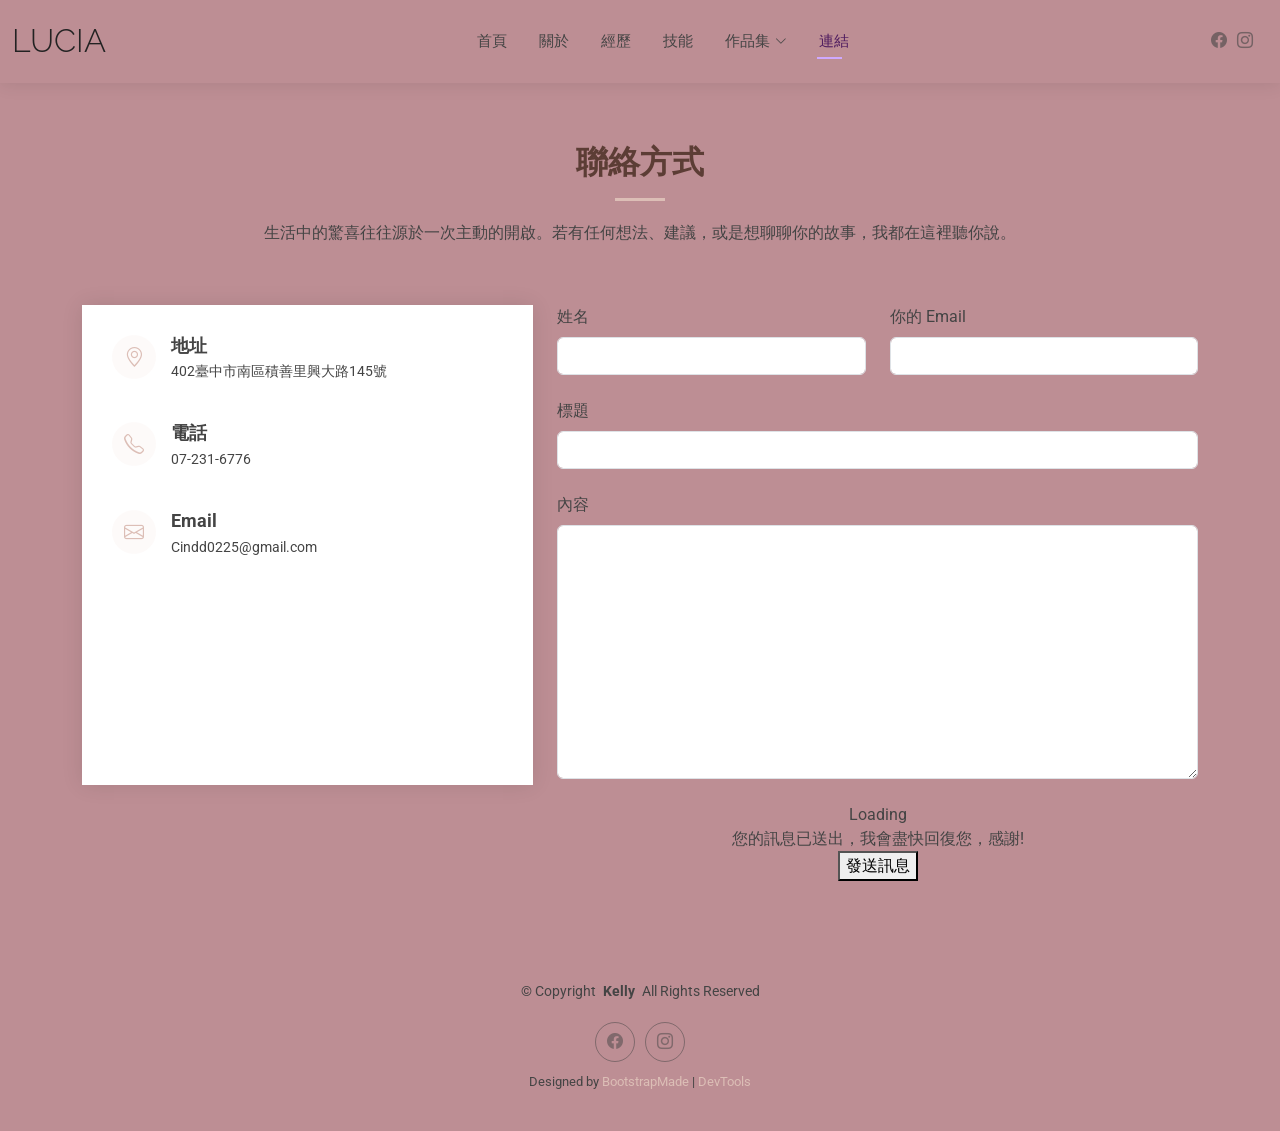
<file: contact.html>
<!DOCTYPE html>
<html lang="zh-Hant">

<head>
  <meta charset="utf-8">
  <meta content="width=device-width, initial-scale=1.0" name="viewport">
  <title>Lucia的網頁</title>
  <meta name="description" content="">
  <meta name="keywords" content="">

  <!-- Favicons -->
  <link href="assets/img/favicon.png" rel="icon">
  <link href="assets/img/apple-touch-icon.png" rel="apple-touch-icon">

  <!-- Fonts -->
  <link href="https://fonts.googleapis.com" rel="preconnect">
  <link href="https://fonts.gstatic.com" rel="preconnect" crossorigin>
  <link href="https://fonts.googleapis.com/css2?family=Roboto:ital,wght@0,100;0,300;0,400;0,500;0,700;0,900;1,100;1,300;1,400;1,500;1,700;1,900&family=Poppins:ital,wght@0,100;0,200;0,300;0,400;0,500;0,600;0,700;0,800;0,900;1,100;1,200;1,300;1,400;1,500;1,600;1,700;1,800;1,900&family=Raleway:ital,wght@0,100;0,200;0,300;0,400;0,500;0,600;0,700;0,800;0,900;1,100;1,200;1,300;1,400;1,500;1,600;1,700;1,800;1,900&display=swap" rel="stylesheet">

  <!-- Vendor CSS Files -->
  <link href="assets/vendor/bootstrap/css/bootstrap.min.css" rel="stylesheet">
  <link href="assets/vendor/bootstrap-icons/bootstrap-icons.css" rel="stylesheet">
  <link href="assets/vendor/aos/aos.css" rel="stylesheet">
  <link href="assets/vendor/swiper/swiper-bundle.min.css" rel="stylesheet">
  <link href="assets/vendor/glightbox/css/glightbox.min.css" rel="stylesheet">

  <!-- Main CSS File -->
  <link href="assets/css/main.css" rel="stylesheet">

  <!-- =======================================================
  * Template Name: Kelly
  * Template URL: https://bootstrapmade.com/kelly-free-bootstrap-cv-resume-html-template/
  * Updated: Aug 07 2024 with Bootstrap v5.3.3
  * Author: BootstrapMade.com
  * License: https://bootstrapmade.com/license/
  ======================================================== -->
</head>

<body class="index-page">

  <header id="header" class="header d-flex align-items-center light-background sticky-top">
    <div class="container-fluid position-relative d-flex align-items-center justify-content-between">

      <a href="index.html" class="logo d-flex align-items-center me-auto me-xl-0">
        <!-- Uncomment the line below if you also wish to use an image logo -->
        <!-- <img src="assets/img/logo.png" alt=""> -->
        <h1 class="sitename">Lucia</h1>
      </a>

      <nav id="navmenu" class="navmenu">
  <ul>
          <li><a href="index.html">首頁</a></li>
          <li><a href="about.html">關於</a></li>
          <li><a href="resume.html">經歷</a></li>
          <li><a href="services.html">技能</a></li>
    
          
          <li class="dropdown"><a href="portfolio.html"><span>作品集</span> <i class="bi bi-chevron-down toggle-dropdown"></i></a>
            <ul>
              <li><a href="#">Dropdown 1</a></li>
              <li class="dropdown"><a href="#"><span>Deep Dropdown</span> <i class="bi bi-chevron-down toggle-dropdown"></i></a>
                <ul>
                  <li><a href="#">Deep Dropdown 1</a></li>
                  <li><a href="#">Deep Dropdown 2</a></li>
               
                </ul>
              </li>
              <li><a href="#">Dropdown 2</a></li>
              <li><a href="#">Dropdown 3</a></li>
              <li><a href="#">Dropdown 4</a></li>
            </ul>
          </li>
          <li><a href="contact.html"class="active">連結</a></li>
        </ul>
        <i class="mobile-nav-toggle d-xl-none bi bi-list"></i>
      </nav>

      <div class="header-social-links">
        
       <a href="https://www.facebook.com/?locale=zh_TW" class="facebook-link" target="_blank"><i class="bi bi-facebook"></i></a>

        <a href="#" class="instagram"><i class="bi bi-instagram"></i></a>
        
      </div>

    </div>
  </header>


  <main class="main">

    <!-- Contact Section -->
    <section id="contact" class="contact section">

      <!-- Section Title -->
      <div class="container section-title" data-aos="fade-up">
        <h2>聯絡方式</h2>
        <p>生活中的驚喜往往源於一次主動的開啟。若有任何想法、建議，或是想聊聊你的故事，我都在這裡聽你說。</p>
      </div><!-- End Section Title -->

      <div class="container" data-aos="fade-up" data-aos-delay="100">

        <div class="row gy-4">

          <div class="col-lg-5">

            <div class="info-wrap">
              <div class="info-item d-flex" data-aos="fade-up" data-aos-delay="200">
                <i class="bi bi-geo-alt flex-shrink-0"></i>
                <div>
                  <h3>地址</h3>
                  <p>402臺中市南區積善里興大路145號</p>
                </div>
              </div><!-- End Info Item -->

              <div class="info-item d-flex" data-aos="fade-up" data-aos-delay="300">
                <i class="bi bi-telephone flex-shrink-0"></i>
                <div>
                  <h3>電話</h3>
                  <p>07-231-6776</p>
                </div>
              </div><!-- End Info Item -->

              <div class="info-item d-flex" data-aos="fade-up" data-aos-delay="400">
                <i class="bi bi-envelope flex-shrink-0"></i>
                <div>
                  <h3>Email </h3>
                  <p>Cindd0225@gmail.com</p>
                </div>
              </div><!-- End Info Item -->

              <iframe src="https://www.google.com/maps/embed?pb=!1m18!1m12!1m3!1d3641.426615219962!2d120.67251167534744!3d24.121651628418856!2m3!1f0!2f0!3f0!3m2!1i1024!2i768!4f13.1!3m3!1m2!1s0x34693cfcecffe9d9%3A0xe28afadc0dad203a!2z5ZyL56uL5Lit6IiI5aSn5a24!5e0!3m2!1szh-TW!2stw!4v1779871640276!5m2!1szh-TW!2stw"  allowfullscreen="" loading="lazy" referrerpolicy="no-referrer-when-downgrade"></iframe>
            <!--<iframe src="https://www.google.com/maps/embed?pb=!1m18!1m12!1m3!1d3641.426615219962!2d120.67251167534744!3d24.121651628418856!2m3!1f0!2f0!3f0!3m2!1i1024!2i768!4f13.1!3m3!1m2!1s0x34693cfcecffe9d9%3A0xe28afadc0dad203a!2z5ZyL56uL5Lit6IiI5aSn5a24!5e0!3m2!1szh-TW!2stw!4v1779871640276!5m2!1szh-TW!2stw" width="600" height="450" style="border:0;" allowfullscreen="" loading="lazy" referrerpolicy="no-referrer-when-downgrade"></iframe>-->
            </div>
          </div>

          <div class="col-lg-7">
           <form id="google-contact-form" action="https://script.google.com/macros/s/AKfycbw6xofxeyTBzT3eV5oO9iXOYAY5QGKupwQs3ql1pi06WUFriUkhitXwBTnf26FklOEN/exec" method="post" data-aos="fade-up" data-aos-delay="200">
              <div class="row gy-4">

                <div class="col-md-6">
                  <label for="name-field" class="pb-2">姓名</label>
                  <input type="text" name="name" id="name-field" class="form-control" required="">
                </div>

                <div class="col-md-6">
                  <label for="email-field" class="pb-2">你的 Email</label>
                  <input type="email" class="form-control" name="email" id="email-field" required="">
                </div>

                <div class="col-md-12">
                  <label for="subject-field" class="pb-2">標題</label>
                  <input type="text" class="form-control" name="subject" id="subject-field" required="">
                </div>

                <div class="col-md-12">
                  <label for="message-field" class="pb-2">內容</label>
                  <textarea class="form-control" name="message" rows="10" id="message-field" required=""></textarea>
                </div>

                <div class="col-md-12 text-center">
                  <div class="loading">Loading</div>
                  <div class="error-message" style="display:none !important;"></div>
                  <div class="sent-message">您的訊息已送出，我會盡快回復您，感謝!</div>

                  <button type="submit">發送訊息</button>
                </div>

              </div>
            </form>
          </div><!-- End Contact Form -->

        </div>

      </div>

    </section><!-- /Contact Section -->

  </main>

  <footer id="footer" class="footer light-background">

    <div class="container">
      <div class="copyright text-center ">
        <p>© <span>Copyright</span> <strong class="px-1 sitename">Kelly</strong> <span>All Rights Reserved<br></span></p>
      </div>
      <div class="social-links d-flex justify-content-center">
        <a href="https://www.facebook.com" target="_blank"><i class="bi bi-facebook"></i></a>
        <a href="https://www.instagram.com" target="_blank"><i class="bi bi-instagram"></i></a>
      
      </div>
      <div class="credits">
        <!-- All the links in the footer should remain intact. -->
        <!-- You can delete the links only if you've purchased the pro version. -->
        <!-- Licensing information: https://bootstrapmade.com/license/ -->
        <!-- Purchase the pro version with working PHP/AJAX contact form: [buy-url] -->
        Designed by <a href="https://bootstrapmade.com/">BootstrapMade</a> | <a href="https://bootstrapmade.com/tools/">DevTools</a>
      </div>
    </div>

  </footer>

  <!-- Scroll Top -->
  <a href="#" id="scroll-top" class="scroll-top d-flex align-items-center justify-content-center"><i class="bi bi-arrow-up-short"></i></a>

  <!-- Preloader -->
  <div id="preloader"></div>

  <!-- Vendor JS Files -->
  <script src="assets/vendor/bootstrap/js/bootstrap.bundle.min.js"></script>
  <script src="assets/vendor/php-email-form/validate.js"></script>
  <script src="assets/vendor/aos/aos.js"></script>
  <script src="assets/vendor/waypoints/noframework.waypoints.js"></script>
  <script src="assets/vendor/purecounter/purecounter_vanilla.js"></script>
  <script src="assets/vendor/swiper/swiper-bundle.min.js"></script>
  <script src="assets/vendor/glightbox/js/glightbox.min.js"></script>
  <script src="assets/vendor/imagesloaded/imagesloaded.pkgd.min.js"></script>
  <script src="assets/vendor/isotope-layout/isotope.pkgd.min.js"></script>

  <!-- Main JS File -->
  <script src="assets/js/main.js"></script>
<script>
  document.getElementById('google-contact-form').addEventListener('submit', function(e) {
    e.preventDefault(); // 阻止網頁跳轉
    
    var form = this;
    var loading = form.querySelector('.loading');
    var errorMessage = form.querySelector('.error-message');
    var sentMessage = form.querySelector('.sent-message');
    
    // 顯示 Loading，隱藏其他提示
    loading.style.display = 'block';
    errorMessage.style.display = 'none';
    sentMessage.style.display = 'none';
    
    // 封裝表單資料
    var formData = new FormData(form);
    var searchParams = new URLSearchParams();
    for (var pair of formData) {
        searchParams.append(pair[0], pair[1]);
    }
    
    // 用 fetch 發送 POST 請求到 Google GAS
    fetch(form.action, {
        method: 'POST',
        body: searchParams,
        headers: {
            'Content-Type': 'application/x-www-form-urlencoded'
        }
    })
    .then(response => response.text())
    .then(data => {
        loading.style.display = 'none';
        if (data === 'success') {
            sentMessage.style.display = 'block'; // 顯示成功畫面
            form.reset(); // 清空表單
        } else {
            errorMessage.textContent = '傳送失敗，請稍後再試。錯誤原因：' + data;
            errorMessage.style.display = 'block';
        }
    })
    .catch(error => {
        loading.style.display = 'none';
        errorMessage.textContent = '連線錯誤：' + error;
        errorMessage.style.display = 'block';
    });
  });
</script>
</body>

</html>
</file>
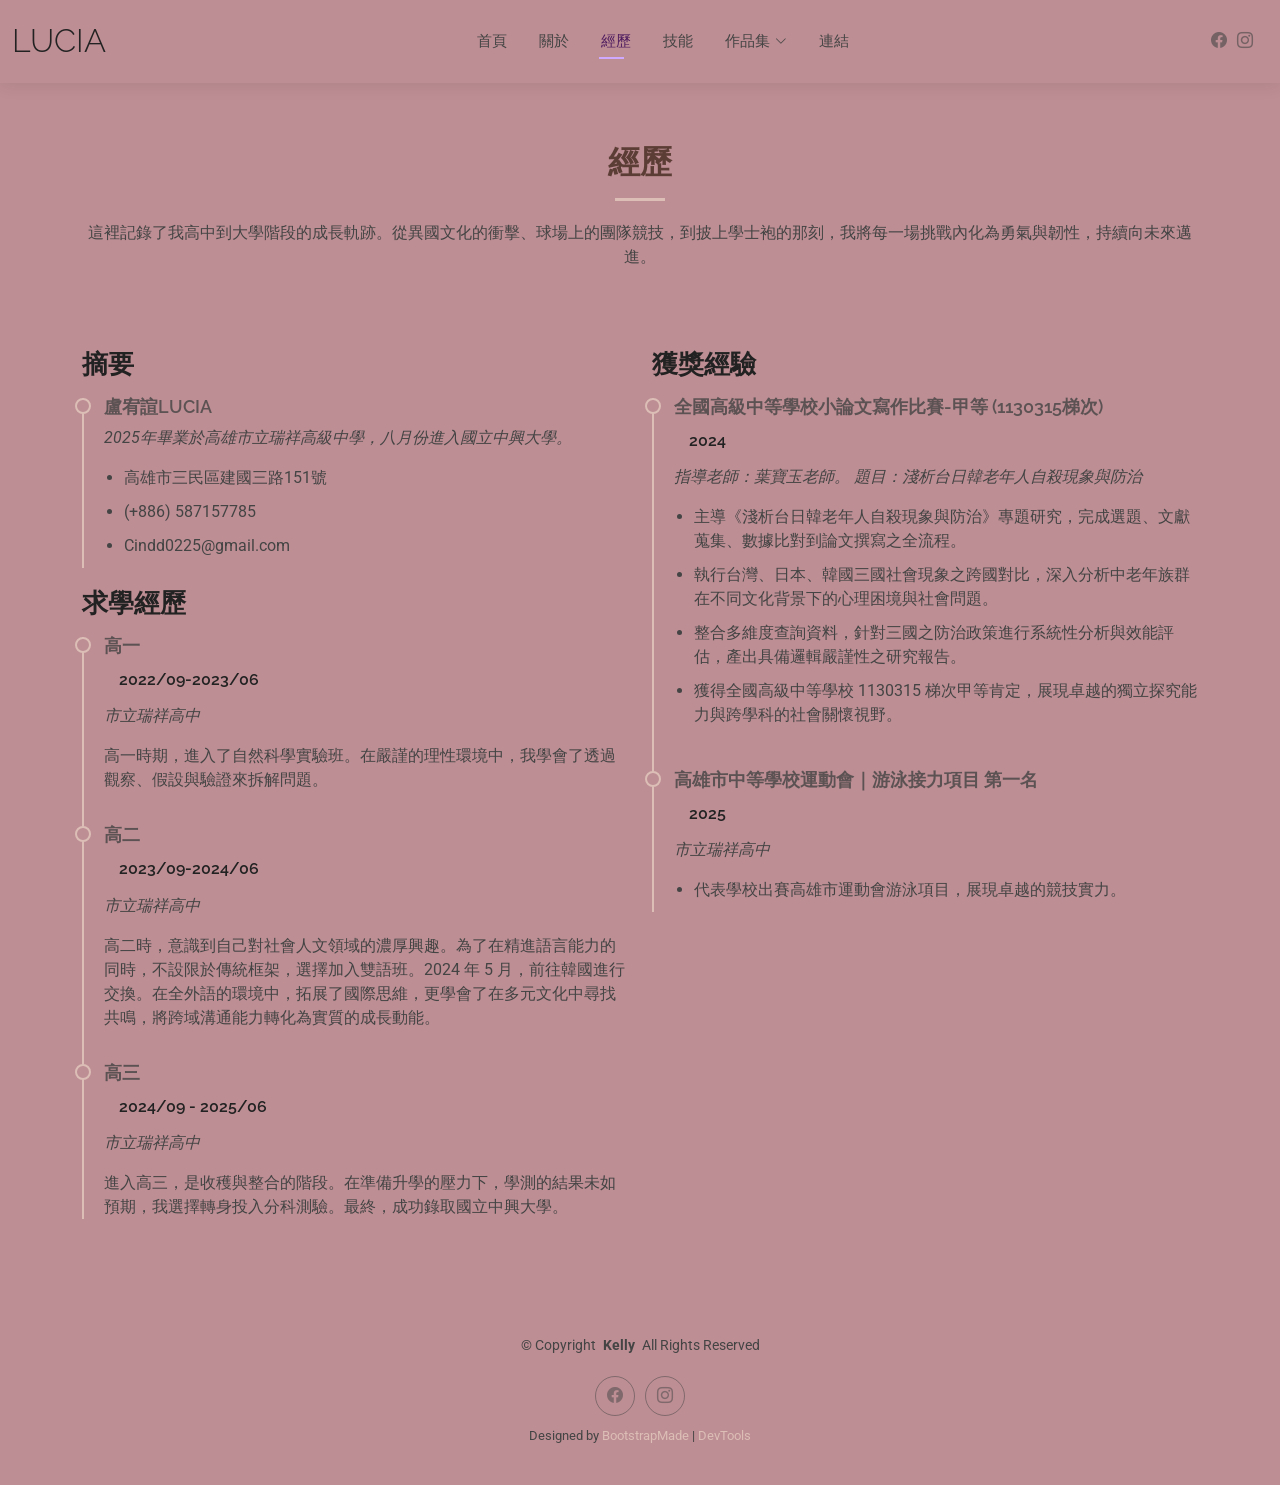
<file: resume.html>
<!DOCTYPE html>
<html lang="en">

<head>
  <meta charset="utf-8">
  <meta content="width=device-width, initial-scale=1.0" name="viewport">
  <title>Lucia的網頁</title>
  <meta name="description" content="">
  <meta name="keywords" content="">

  <!-- Favicons -->
  <link href="assets/img/favicon.png" rel="icon">
  <link href="assets/img/apple-touch-icon.png" rel="apple-touch-icon">

  <!-- Fonts -->
  <link href="https://fonts.googleapis.com" rel="preconnect">
  <link href="https://fonts.gstatic.com" rel="preconnect" crossorigin>
  <link href="https://fonts.googleapis.com/css2?family=Roboto:ital,wght@0,100;0,300;0,400;0,500;0,700;0,900;1,100;1,300;1,400;1,500;1,700;1,900&family=Poppins:ital,wght@0,100;0,200;0,300;0,400;0,500;0,600;0,700;0,800;0,900;1,100;1,200;1,300;1,400;1,500;1,600;1,700;1,800;1,900&family=Raleway:ital,wght@0,100;0,200;0,300;0,400;0,500;0,600;0,700;0,800;0,900;1,100;1,200;1,300;1,400;1,500;1,600;1,700;1,800;1,900&display=swap" rel="stylesheet">

  <!-- Vendor CSS Files -->
  <link href="assets/vendor/bootstrap/css/bootstrap.min.css" rel="stylesheet">
  <link href="assets/vendor/bootstrap-icons/bootstrap-icons.css" rel="stylesheet">
  <link href="assets/vendor/aos/aos.css" rel="stylesheet">
  <link href="assets/vendor/swiper/swiper-bundle.min.css" rel="stylesheet">
  <link href="assets/vendor/glightbox/css/glightbox.min.css" rel="stylesheet">

  <!-- Main CSS File -->
  <link href="assets/css/main.css" rel="stylesheet">

  <!-- =======================================================
  * Template Name: Kelly
  * Template URL: https://bootstrapmade.com/kelly-free-bootstrap-cv-resume-html-template/
  * Updated: Aug 07 2024 with Bootstrap v5.3.3
  * Author: BootstrapMade.com
  * License: https://bootstrapmade.com/license/
  ======================================================== -->
</head>

<body class="index-page">

  <header id="header" class="header d-flex align-items-center light-background sticky-top">
    <div class="container-fluid position-relative d-flex align-items-center justify-content-between">

      <a href="index.html" class="logo d-flex align-items-center me-auto me-xl-0">
        <!-- Uncomment the line below if you also wish to use an image logo -->
        <!-- <img src="assets/img/logo.png" alt=""> -->
        <h1 class="sitename">Lucia</h1>
      </a>

      <nav id="navmenu" class="navmenu">
        <ul>
          <li><a href="index.html" >首頁</a></li>
          <li><a href="about.html">關於</a></li>
          <li><a href="resume.html"class="active">經歷</a></li>
          <li><a href="services.html">技能</a></li>
          <li class="dropdown"><a href="portfolio.html"><span>作品集</span> <i class="bi bi-chevron-down toggle-dropdown"></i></a>
            <ul>
              <li><a href="#">Dropdown 1</a></li>
              <li class="dropdown"><a href="#"><span>Deep Dropdown</span> <i class="bi bi-chevron-down toggle-dropdown"></i></a>
                <ul>
                  <li><a href="#">Deep Dropdown 1</a></li>
                  <li><a href="#">Deep Dropdown 2</a></li>
               
                </ul>
              </li>
              <li><a href="#">Dropdown 2</a></li>
              <li><a href="#">Dropdown 3</a></li>
              <li><a href="#">Dropdown 4</a></li>
            </ul>
          </li>
          <li><a href="contact.html">連結</a></li>
        </ul>
        <i class="mobile-nav-toggle d-xl-none bi bi-list"></i>
      </nav>

      <div class="header-social-links">
        
       <a href="https://www.facebook.com/?locale=zh_TW" class="facebook-link" target="_blank"><i class="bi bi-facebook"></i></a>

        <a href="#" class="instagram"><i class="bi bi-instagram"></i></a>
        
      </div>

    </div>
  </header>


  <main class="main">

    <!-- Resume Section -->
    <section id="resume" class="resume section">

      <!-- Section Title -->
      <div class="container section-title" data-aos="fade-up">
        <h2>經歷</h2>
        <p>這裡記錄了我高中到大學階段的成長軌跡。從異國文化的衝擊、球場上的團隊競技，到披上學士袍的那刻，我將每一場挑戰內化為勇氣與韌性，持續向未來邁進。</p>
      </div><!-- End Section Title -->

      <div class="container">

        <div class="row">

          <div class="col-lg-6" data-aos="fade-up" data-aos-delay="100">
            <h3 class="resume-title">摘要</h3>

            <div class="resume-item pb-0">
              <h4>盧宥諠Lucia</h4>
              <p><em>2025年畢業於高雄市立瑞祥高級中學，八月份進入國立中興大學。</em></p>
              <ul>
                <li>高雄市三民區建國三路151號</li>
                <li>(+886) 587157785</li>
                <li>Cindd0225@gmail.com</li>
              </ul>
            </div><!-- Edn Resume Item -->

            <h3 class="resume-title">求學經歷</h3>
            <div class="resume-item">
              <h4>高一</h4>
              <h5>2022/09-2023/06</h5>
              <p><em>市立瑞祥高中</em></p>
              <p>高一時期，進入了自然科學實驗班。在嚴謹的理性環境中，我學會了透過觀察、假設與驗證來拆解問題。</p>
            </div><!-- Edn Resume Item -->

            <div class="resume-item">
              <h4>高二</h4>
              <h5>2023/09-2024/06</h5>
              <p><em>市立瑞祥高中</em></p>
              <p>高二時，意識到自己對社會人文領域的濃厚興趣。為了在精進語言能力的同時，不設限於傳統框架，選擇加入雙語班。2024 年 5 月，前往韓國進行交換。在全外語的環境中，拓展了國際思維，更學會了在多元文化中尋找共鳴，將跨域溝通能力轉化為實質的成長動能。</p>
            </div><!-- Edn Resume Item -->
            
            <div class="resume-item">
              <h4>高三</h4>
              <h5>2024/09 - 2025/06</h5>
              <p><em>市立瑞祥高中</em></p>
              <p>進入高三，是收穫與整合的階段。在準備升學的壓力下，學測的結果未如預期，我選擇轉身投入分科測驗。最終，成功錄取國立中興大學。</p>
            </div><!-- End Resume Item -->

          </div>

          <div class="col-lg-6" data-aos="fade-up" data-aos-delay="200">
            <h3 class="resume-title">獲獎經驗</h3>
            <div class="resume-item">
              <h4>全國高級中等學校小論文寫作比賽-甲等 (1130315梯次)</h4>
              <h5>2024</h5>
              <p><em>指導老師：葉寶玉老師。
                題目：淺析台日韓老年人自殺現象與防治</em></p>
              <ul>
                <li>主導《淺析台日韓老年人自殺現象與防治》專題研究，完成選題、文獻蒐集、數據比對到論文撰寫之全流程。</li>
                <li>執行台灣、日本、韓國三國社會現象之跨國對比，深入分析中老年族群在不同文化背景下的心理困境與社會問題。 </li>
                <li>整合多維度查詢資料，針對三國之防治政策進行系統性分析與效能評估，產出具備邏輯嚴謹性之研究報告。</li>
                <li>獲得全國高級中等學校 1130315 梯次甲等肯定，展現卓越的獨立探究能力與跨學科的社會關懷視野。</li>
              </ul>
            </div><!-- Edn Resume Item -->

            <div class="resume-item">
              <h4>高雄市中等學校運動會｜游泳接力項目 第一名</h4>
              <h5>2025</h5>
              <p><em>市立瑞祥高中</em></p>
              <ul>
                <li>代表學校出賽高雄市運動會游泳項目，展現卓越的競技實力。</li>
             </ul>
            </div><!-- Edn Resume Item -->

          </div>

        </div>

      </div>

    </section><!-- /Resume Section -->

  </main>

  <footer id="footer" class="footer light-background">

    <div class="container">
      <div class="copyright text-center ">
        <p>© <span>Copyright</span> <strong class="px-1 sitename">Kelly</strong> <span>All Rights Reserved<br></span></p>
      </div>
      <div class="social-links d-flex justify-content-center">
        <a href="https://www.facebook.com" target="_blank"><i class="bi bi-facebook"></i></a>
        <a href="https://www.instagram.com" target="_blank"><i class="bi bi-instagram"></i></a>
      
      </div>
      <div class="credits">
        <!-- All the links in the footer should remain intact. -->
        <!-- You can delete the links only if you've purchased the pro version. -->
        <!-- Licensing information: https://bootstrapmade.com/license/ -->
        <!-- Purchase the pro version with working PHP/AJAX contact form: [buy-url] -->
        Designed by <a href="https://bootstrapmade.com/">BootstrapMade</a> | <a href="https://bootstrapmade.com/tools/">DevTools</a>
      </div>
    </div>

  </footer>

  <!-- Scroll Top -->
  <a href="#" id="scroll-top" class="scroll-top d-flex align-items-center justify-content-center"><i class="bi bi-arrow-up-short"></i></a>

  <!-- Preloader -->
  <div id="preloader"></div>

  <!-- Vendor JS Files -->
  <script src="assets/vendor/bootstrap/js/bootstrap.bundle.min.js"></script>
  <script src="assets/vendor/php-email-form/validate.js"></script>
  <script src="assets/vendor/aos/aos.js"></script>
  <script src="assets/vendor/waypoints/noframework.waypoints.js"></script>
  <script src="assets/vendor/purecounter/purecounter_vanilla.js"></script>
  <script src="assets/vendor/swiper/swiper-bundle.min.js"></script>
  <script src="assets/vendor/glightbox/js/glightbox.min.js"></script>
  <script src="assets/vendor/imagesloaded/imagesloaded.pkgd.min.js"></script>
  <script src="assets/vendor/isotope-layout/isotope.pkgd.min.js"></script>

  <!-- Main JS File -->
  <script src="assets/js/main.js"></script>

</body>

</html>
</file>
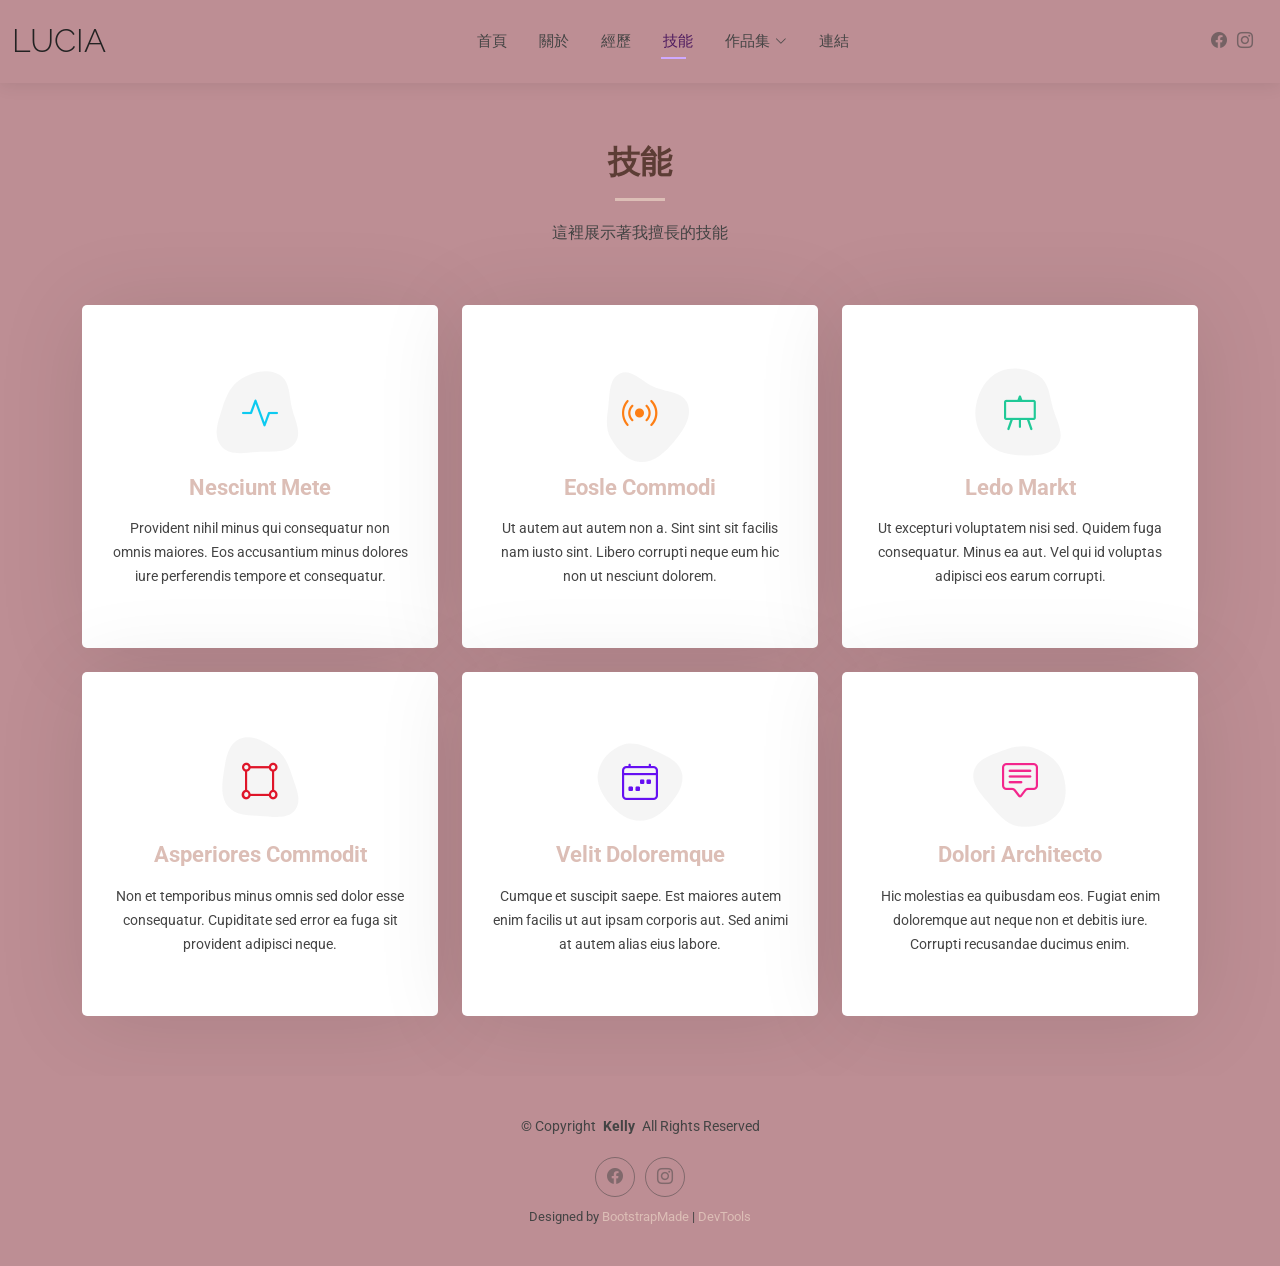
<file: services.html>
<!DOCTYPE html>
<html lang="en">

<head>
  <meta charset="utf-8">
  <meta content="width=device-width, initial-scale=1.0" name="viewport">
  <title>Lucia的網頁</title>
  <meta name="description" content="">
  <meta name="keywords" content="">

  <!-- Favicons -->
  <link href="assets/img/favicon.png" rel="icon">
  <link href="assets/img/apple-touch-icon.png" rel="apple-touch-icon">

  <!-- Fonts -->
  <link href="https://fonts.googleapis.com" rel="preconnect">
  <link href="https://fonts.gstatic.com" rel="preconnect" crossorigin>
  <link href="https://fonts.googleapis.com/css2?family=Roboto:ital,wght@0,100;0,300;0,400;0,500;0,700;0,900;1,100;1,300;1,400;1,500;1,700;1,900&family=Poppins:ital,wght@0,100;0,200;0,300;0,400;0,500;0,600;0,700;0,800;0,900;1,100;1,200;1,300;1,400;1,500;1,600;1,700;1,800;1,900&family=Raleway:ital,wght@0,100;0,200;0,300;0,400;0,500;0,600;0,700;0,800;0,900;1,100;1,200;1,300;1,400;1,500;1,600;1,700;1,800;1,900&display=swap" rel="stylesheet">

  <!-- Vendor CSS Files -->
  <link href="assets/vendor/bootstrap/css/bootstrap.min.css" rel="stylesheet">
  <link href="assets/vendor/bootstrap-icons/bootstrap-icons.css" rel="stylesheet">
  <link href="assets/vendor/aos/aos.css" rel="stylesheet">
  <link href="assets/vendor/swiper/swiper-bundle.min.css" rel="stylesheet">
  <link href="assets/vendor/glightbox/css/glightbox.min.css" rel="stylesheet">

  <!-- Main CSS File -->
  <link href="assets/css/main.css" rel="stylesheet">

  <!-- =======================================================
  * Template Name: Kelly
  * Template URL: https://bootstrapmade.com/kelly-free-bootstrap-cv-resume-html-template/
  * Updated: Aug 07 2024 with Bootstrap v5.3.3
  * Author: BootstrapMade.com
  * License: https://bootstrapmade.com/license/
  ======================================================== -->
</head>

<body class="index-page">

  <header id="header" class="header d-flex align-items-center light-background sticky-top">
    <div class="container-fluid position-relative d-flex align-items-center justify-content-between">

      <a href="index.html" class="logo d-flex align-items-center me-auto me-xl-0">
        <!-- Uncomment the line below if you also wish to use an image logo -->
        <!-- <img src="assets/img/logo.png" alt=""> -->
        <h1 class="sitename">Lucia</h1>
      </a>

      <nav id="navmenu" class="navmenu">
         <ul>
          <li><a href="index.html" >首頁</a></li>
          <li><a href="about.html">關於</a></li>
          <li><a href="resume.html">經歷</a></li>
          <li><a href="services.html"class="active">技能</a></li>
          
          <li class="dropdown"><a href="portfolio.html"><span>作品集</span> <i class="bi bi-chevron-down toggle-dropdown"></i></a>
            <ul>
              <li><a href="#">Dropdown 1</a></li>
              <li class="dropdown"><a href=""><span>Deep Dropdown</span> <i class="bi bi-chevron-down toggle-dropdown"></i></a>
                <ul>
                  <li><a href="#">Deep Dropdown 1</a></li>
                  <li><a href="#">Deep Dropdown 2</a></li>
               
                </ul>
              </li>
              <li><a href="#">Dropdown 2</a></li>
              <li><a href="#">Dropdown 3</a></li>
              <li><a href="#">Dropdown 4</a></li>
            </ul>
          </li>
          <li><a href="contact.html">連結</a></li>
        </ul>
        <i class="mobile-nav-toggle d-xl-none bi bi-list"></i>
      </nav>

      <div class="header-social-links">
        
       <a href="https://www.facebook.com/?locale=zh_TW" class="facebook-link" target="_blank"><i class="bi bi-facebook"></i></a>

        <a href="#" class="instagram"><i class="bi bi-instagram"></i></a>
        
      </div>

    </div>
  </header>


  <main class="main">

    <!-- Services Section -->
    <section id="services" class="services section">

      <!-- Section Title -->
      <div class="container section-title" data-aos="fade-up">
        <h2>技能</h2>
        <p>這裡展示著我擅長的技能</p>
      </div><!-- End Section Title -->

      <div class="container">

        <div class="row gy-4">

          <div class="col-lg-4 col-md-6" data-aos="fade-up" data-aos-delay="100">
            <div class="service-item item-cyan position-relative">
              <div class="icon">
                <svg width="100" height="100" viewBox="0 0 600 600" xmlns="http://www.w3.org/2000/svg">
                  <path stroke="none" stroke-width="0" fill="#f5f5f5" d="M300,521.0016835830174C376.1290562159157,517.8887921683347,466.0731472004068,529.7835943286574,510.70327084640275,468.03025145048787C554.3714126377745,407.6079735673963,508.03601936045806,328.9844924480964,491.2728898941984,256.3432110539036C474.5976632858925,184.082847569629,479.9380746630129,96.60480741107993,416.23090153303,58.64404602377083C348.86323505073057,18.502131276798302,261.93793281208167,40.57373210992963,193.5410806939664,78.93577620505333C130.42746243093433,114.334589627462,98.30271207620316,179.96522072025542,76.75703585869454,249.04625023123273C51.97151888228291,328.5150500222984,13.704378332031375,421.85034740162234,66.52175969318436,486.19268352777647C119.04800174914682,550.1803526380478,217.28368757567262,524.383925680826,300,521.0016835830174"></path>
                </svg>
                <i class="bi bi-activity"></i>
              </div>
              <a href="#" class="stretched-link">
                <h3>Nesciunt Mete</h3>
              </a>
              <p>Provident nihil minus qui consequatur non omnis maiores. Eos accusantium minus dolores iure perferendis tempore et consequatur.</p>
            </div>
          </div><!-- End Service Item -->

          <div class="col-lg-4 col-md-6" data-aos="fade-up" data-aos-delay="200">
            <div class="service-item item-orange position-relative">
              <div class="icon">
                <svg width="100" height="100" viewBox="0 0 600 600" xmlns="http://www.w3.org/2000/svg">
                  <path stroke="none" stroke-width="0" fill="#f5f5f5" d="M300,582.0697525312426C382.5290701553225,586.8405444964366,449.9789794690241,525.3245884688669,502.5850820975895,461.55621195738473C556.606425686781,396.0723002908107,615.8543463187945,314.28637112970534,586.6730223649479,234.56875336149918C558.9533121215079,158.8439757836574,454.9685369536778,164.00468322053177,381.49747125262974,130.76875717737553C312.15926192815925,99.40240125094834,248.97055460311594,18.661163978235184,179.8680185752513,50.54337015887873C110.5421016452524,82.52863877960104,119.82277516462835,180.83849132639028,109.12597500060166,256.43424936330496C100.08760227029461,320.3096726198365,92.17705696193138,384.0621239912766,124.79988738764834,439.7174275375508C164.83382741302287,508.01625554203684,220.96474134820875,577.5009287672846,300,582.0697525312426"></path>
                </svg>
                <i class="bi bi-broadcast"></i>
              </div>
              <a href="#" class="stretched-link">
                <h3>Eosle Commodi</h3>
              </a>
              <p>Ut autem aut autem non a. Sint sint sit facilis nam iusto sint. Libero corrupti neque eum hic non ut nesciunt dolorem.</p>
            </div>
          </div><!-- End Service Item -->

          <div class="col-lg-4 col-md-6" data-aos="fade-up" data-aos-delay="300">
            <div class="service-item item-teal position-relative">
              <div class="icon">
                <svg width="100" height="100" viewBox="0 0 600 600" xmlns="http://www.w3.org/2000/svg">
                  <path stroke="none" stroke-width="0" fill="#f5f5f5" d="M300,541.5067337569781C382.14930387511276,545.0595476570109,479.8736841581634,548.3450877840088,526.4010558755058,480.5488172755941C571.5218469581645,414.80211281144784,517.5187510058486,332.0715597781072,496.52539010469104,255.14436215662573C477.37192572678356,184.95920475031193,473.57363656557914,105.61284051026155,413.0603344069578,65.22779650032875C343.27470386102294,18.654635553484475,251.2091493199835,5.337323636656869,175.0934190732945,40.62881213300186C97.87086631185822,76.43348514350839,51.98124368387456,156.15599469081315,36.44837278890362,239.84606092416172C21.716077023791087,319.22268207091537,43.775223500013084,401.1760424656574,96.891909868211,461.97329694683043C147.22146801428983,519.5804099606455,223.5754009179313,538.201503339737,300,541.5067337569781"></path>
                </svg>
                <i class="bi bi-easel"></i>
              </div>
              <a href="#" class="stretched-link">
                <h3>Ledo Markt</h3>
              </a>
              <p>Ut excepturi voluptatem nisi sed. Quidem fuga consequatur. Minus ea aut. Vel qui id voluptas adipisci eos earum corrupti.</p>
            </div>
          </div><!-- End Service Item -->

          <div class="col-lg-4 col-md-6" data-aos="fade-up" data-aos-delay="400">
            <div class="service-item item-red position-relative">
              <div class="icon">
                <svg width="100" height="100" viewBox="0 0 600 600" xmlns="http://www.w3.org/2000/svg">
                  <path stroke="none" stroke-width="0" fill="#f5f5f5" d="M300,503.46388370962813C374.79870501325706,506.71871716319447,464.8034551963731,527.1746412648533,510.4981551193396,467.86667711651364C555.9287308511215,408.9015244558933,512.6030010748507,327.5744911775523,490.211057578863,256.5855673507754C471.097692560561,195.9906835881958,447.69079081568157,138.11976852964426,395.19560036434837,102.3242989838813C329.3053358748298,57.3949838291264,248.02791733380457,8.279543830951368,175.87071277845988,42.242879143198664C103.41431057327972,76.34704239035025,93.79494320519305,170.9812938413882,81.28167332365135,250.07896920659033C70.17666984294237,320.27484674793965,64.84698225790005,396.69656628748305,111.28512138212992,450.4950937839243C156.20124167950087,502.5303643271138,231.32542653798444,500.4755392045468,300,503.46388370962813"></path>
                </svg>
                <i class="bi bi-bounding-box-circles"></i>
              </div>
              <a href="#" class="stretched-link">
                <h3>Asperiores Commodit</h3>
              </a>
              <p>Non et temporibus minus omnis sed dolor esse consequatur. Cupiditate sed error ea fuga sit provident adipisci neque.</p>
              <a href="#" class="stretched-link"></a>
            </div>
          </div><!-- End Service Item -->

          <div class="col-lg-4 col-md-6" data-aos="fade-up" data-aos-delay="500">
            <div class="service-item item-indigo position-relative">
              <div class="icon">
                <svg width="100" height="100" viewBox="0 0 600 600" xmlns="http://www.w3.org/2000/svg">
                  <path stroke="none" stroke-width="0" fill="#f5f5f5" d="M300,532.3542879108572C369.38199826031484,532.3153073249985,429.10787420159085,491.63046689027357,474.5244479745417,439.17860296908856C522.8885846962883,383.3225815378663,569.1668002868075,314.3205725914397,550.7432151929288,242.7694973846089C532.6665558377875,172.5657663291529,456.2379748765914,142.6223662098291,390.3689995646985,112.34683881706744C326.66090330228417,83.06452184765237,258.84405631176094,53.51806209861945,193.32584062364296,78.48882559362697C121.61183558270385,105.82097193414197,62.805066853699245,167.19869350419734,48.57481801355237,242.6138429142374C34.843463184063346,315.3850353017275,76.69343916112496,383.4422959591041,125.22947124332185,439.3748458443577C170.7312796277747,491.8107796887764,230.57421082200815,532.3932930995766,300,532.3542879108572"></path>
                </svg>
                <i class="bi bi-calendar4-week icon"></i>
              </div>
              <a href="#" class="stretched-link">
                <h3>Velit Doloremque</h3>
              </a>
              <p>Cumque et suscipit saepe. Est maiores autem enim facilis ut aut ipsam corporis aut. Sed animi at autem alias eius labore.</p>
              <a href="#" class="stretched-link"></a>
            </div>
          </div><!-- End Service Item -->

          <div class="col-lg-4 col-md-6" data-aos="fade-up" data-aos-delay="600">
            <div class="service-item item-pink position-relative">
              <div class="icon">
                <svg width="100" height="100" viewBox="0 0 600 600" xmlns="http://www.w3.org/2000/svg">
                  <path stroke="none" stroke-width="0" fill="#f5f5f5" d="M300,566.797414625762C385.7384707136149,576.1784315230908,478.7894351017131,552.8928747891023,531.9192734346935,484.94944893311C584.6109503024035,417.5663521118492,582.489472248146,322.67544863468447,553.9536738515405,242.03673114598146C529.1557734026468,171.96086150256528,465.24506316201064,127.66468636344209,395.9583748389544,100.7403814666027C334.2173773831606,76.7482773500951,269.4350130405921,84.62216499799875,207.1952322260088,107.2889140133804C132.92018162631612,134.33871894543012,41.79353780512637,160.00259165414826,22.644507872594943,236.69541883565114C3.319112789854554,314.0945973066697,72.72355303640163,379.243833228382,124.04198916343866,440.3218312028393C172.9286146004772,498.5055451809895,224.45579914871206,558.5317968840102,300,566.797414625762"></path>
                </svg>
                <i class="bi bi-chat-square-text"></i>
              </div>
              <a href="#" class="stretched-link">
                <h3>Dolori Architecto</h3>
              </a>
              <p>Hic molestias ea quibusdam eos. Fugiat enim doloremque aut neque non et debitis iure. Corrupti recusandae ducimus enim.</p>
              <a href="#" class="stretched-link"></a>
            </div>
          </div><!-- End Service Item -->

        </div>

      </div>

    </section><!-- /Services Section -->

  </main>

  <footer id="footer" class="footer light-background">

    <div class="container">
      <div class="copyright text-center ">
        <p>© <span>Copyright</span> <strong class="px-1 sitename">Kelly</strong> <span>All Rights Reserved<br></span></p>
      </div>
      <div class="social-links d-flex justify-content-center">
        <a href="https://www.facebook.com" target="_blank"><i class="bi bi-facebook"></i></a>
        <a href="https://www.instagram.com" target="_blank"><i class="bi bi-instagram"></i></a>
      
      </div>
      <div class="credits">
        <!-- All the links in the footer should remain intact. -->
        <!-- You can delete the links only if you've purchased the pro version. -->
        <!-- Licensing information: https://bootstrapmade.com/license/ -->
        <!-- Purchase the pro version with working PHP/AJAX contact form: [buy-url] -->
        Designed by <a href="https://bootstrapmade.com/">BootstrapMade</a> | <a href="https://bootstrapmade.com/tools/">DevTools</a>
      </div>
    </div>

  </footer>

  <!-- Scroll Top -->
  <a href="#" id="scroll-top" class="scroll-top d-flex align-items-center justify-content-center"><i class="bi bi-arrow-up-short"></i></a>

  <!-- Preloader -->
  <div id="preloader"></div>

  <!-- Vendor JS Files -->
  <script src="assets/vendor/bootstrap/js/bootstrap.bundle.min.js"></script>
  <script src="assets/vendor/php-email-form/validate.js"></script>
  <script src="assets/vendor/aos/aos.js"></script>
  <script src="assets/vendor/waypoints/noframework.waypoints.js"></script>
  <script src="assets/vendor/purecounter/purecounter_vanilla.js"></script>
  <script src="assets/vendor/swiper/swiper-bundle.min.js"></script>
  <script src="assets/vendor/glightbox/js/glightbox.min.js"></script>
  <script src="assets/vendor/imagesloaded/imagesloaded.pkgd.min.js"></script>
  <script src="assets/vendor/isotope-layout/isotope.pkgd.min.js"></script>

  <!-- Main JS File -->
  <script src="assets/js/main.js"></script>

</body>

</html>
</file>
<file: assets/css/main.css>
/**
* Template Name: Kelly
* Template URL: https://bootstrapmade.com/kelly-free-bootstrap-cv-resume-html-template/
* Updated: Aug 07 2024 with Bootstrap v5.3.3
* Author: BootstrapMade.com
* License: https://bootstrapmade.com/license/
*/

/*--------------------------------------------------------------
# Font & Color Variables
# Help: https://bootstrapmade.com/color-system/
--------------------------------------------------------------*/
/* Fonts */
:root {
  --default-font: "Roboto",  system-ui, -apple-system, "Segoe UI", Roboto, "Helvetica Neue", Arial, "Noto Sans", "Liberation Sans", sans-serif, "Apple Color Emoji", "Segoe UI Emoji", "Segoe UI Symbol", "Noto Color Emoji";
  --heading-font: "Raleway",  sans-serif;
  --nav-font: "Poppins",  sans-serif;
}

/* Global Colors - The following color variables are used throughout the website. Updating them here will change the color scheme of the entire website */
:root { 
  --background-color: #bd8e94; /* Background color for the entire website, including individual sections */
  --default-color: #444444; /* Default color used for the majority of the text content across the entire website */
  --heading-color: #222222; /* Color for headings, subheadings and title throughout the website */
  --accent-color: #DCBEB6; /* Accent color that represents your brand on the website. It's used for buttons, links, and other elements that need to stand out */
  --surface-color: #ffffff; /* The surface color is used as a background of boxed elements within sections, such as cards, icon boxes, or other elements that require a visual separation from the global background. */
  --contrast-color: #ffffff; /* Contrast color for text, ensuring readability against backgrounds of accent, heading, or default colors. */
}

/* Nav Menu Colors - The following color variables are used specifically for the navigation menu. They are separate from the global colors to allow for more customization options */
:root {
  --nav-color: #444444;  /* The default color of the main navmenu links */
  --nav-hover-color: #cfa9ff; /* Applied to main navmenu links when they are hovered over or active */
  --nav-mobile-background-color: #ffffff; /* Used as the background color for mobile navigation menu */
  --nav-dropdown-background-color: #ffffff; /* Used as the background color for dropdown items that appear when hovering over primary navigation items */
  --nav-dropdown-color: #444444; /* Used for navigation links of the dropdown items in the navigation menu. */
  --nav-dropdown-hover-color: #34b7a7; /* Similar to --nav-hover-color, this color is applied to dropdown navigation links when they are hovered over. */
}

/* Color Presets - These classes override global colors when applied to any section or element, providing reuse of the sam color scheme. */

.light-background {
  --background-color: #e9e8e;
  --surface-color: #ffffff;
}

.dark-background {
  --background-color: #060606;
  --default-color: #ffffff;
  --heading-color: #ffffff;
  --surface-color: #252525;
  --contrast-color: #ffffff;
}

/* Smooth scroll */
:root {
  scroll-behavior: smooth;
}

/*--------------------------------------------------------------
# General Styling & Shared Classes
--------------------------------------------------------------*/
body {
  color: var(--default-color);
  background-color: var(--background-color);
  font-family: var(--default-font);
}

a {
  color: var(--accent-color);
  text-decoration: none;
  transition: 0.3s;
}

a:hover {
  color: color-mix(in srgb, var(--accent-color), transparent 25%);
  text-decoration: none;
}

h1,
.index-page h2 {
    color: #8b3636;
    font-family: "Raleway", sans-serif;
}
.section-title h2 {
    color: #5C3D35;
    font-family: "Raleway", sans-serif;
    }
h2 
h3,
h4,
h5,
h6 {
  color: var(--heading-color);
  font-family: var(--heading-font);
}

/* PHP Email Form Messages
------------------------------*/
.php-email-form .error-message {display: none !important;
  visibility: hidden !important; /* 隱藏元素 */
  opacity: 0 !important;          /* 變成完全透明 */
  height: 0 !important;           /* 高度歸零 */
  padding: 0 !important;          /* 內邊距歸零（消滅紅色大區塊） */
  margin: 0 !important;           /* 外邊距歸零 */
  border: none !important;        /* 拔掉任何邊框 */
  font-size: 0 !important;        /* 字體縮小到不見 */
}

.php-email-form .sent-message {
  display: none;
  color: #ffffff;
  background: #059652;
  text-align: center;
  padding: 15px;
  margin-bottom: 24px;
  font-weight: 600;
}

.php-email-form .loading {
  display: none;
  background: var(--surface-color);
  text-align: center;
  padding: 15px;
  margin-bottom: 24px;
}

.php-email-form .loading:before {
  content: "";
  display: inline-block;
  border-radius: 50%;
  width: 24px;
  height: 24px;
  margin: 0 10px -6px 0;
  border: 3px solid var(--accent-color);
  border-top-color: var(--surface-color);
  animation: php-email-form-loading 1s linear infinite;
}

@keyframes php-email-form-loading {
  0% {
    transform: rotate(0deg);
  }

  100% {
    transform: rotate(360deg);
  }
}

/*--------------------------------------------------------------
# Global Header
--------------------------------------------------------------*/
.header {
  color: var(--default-color);
  background-color: var(--background-color);
  padding: 15px 0;
  transition: all 0.5s;
  z-index: 997;
  box-shadow: 0px 0 18px rgba(0, 0, 0, 0.1);
}

.header .logo {
  line-height: 1;
}

.header .logo img {
  max-height: 36px;
  margin-right: 8px;
}

.header .logo h1 {
  font-size: 32px;
  margin: 0;
  font-weight: 300;
  text-transform: uppercase;
  color: var(--heading-color);
}

.header .header-social-links {
  padding-right: 15px;
}

.header .header-social-links a {
  color: color-mix(in srgb, var(--default-color), transparent 40%);
  padding-left: 6px;
  display: inline-block;
  transition: 0.3s;
  font-size: 16px;
}

.header .header-social-links a:hover {
  color: var(--accent-color);
}

.header .header-social-links a i {
  line-height: 0px;
}

@media (max-width: 1200px) {
  .header .logo {
    order: 1;
  }

  .header .header-social-links {
    order: 2;
  }

  .header .navmenu {
    order: 3;
  }
}

/*--------------------------------------------------------------
# Navigation Menu
--------------------------------------------------------------*/
/* Desktop Navigation */
@media (min-width: 1200px) {
  .navmenu {
    padding: 0;
  }

  .navmenu ul {
    margin: 0;
    padding: 0;
    display: flex;
    list-style: none;
    align-items: center;
  }

  .navmenu li {
    position: relative;
  }

  .navmenu>ul>li {
    white-space: nowrap;
    padding: 15px 14px;
  }

  .navmenu>ul>li:last-child {
    padding-right: 0;
  }

  .navmenu a,
  .navmenu a:focus {
    color: var(--nav-color);
    font-size: 15px;
    padding: 0 2px;
    font-family: var(--nav-font);
    font-weight: 400;
    display: flex;
    align-items: center;
    justify-content: space-between;
    white-space: nowrap;
    transition: 0.3s;
    position: relative;
  }

  .navmenu a i,
  .navmenu a:focus i {
    font-size: 12px;
    line-height: 0;
    margin-left: 5px;
    transition: 0.3s;
  }

  .navmenu>ul>li>a:before {
    content: "";
    position: absolute;
    height: 2px;
    bottom: -6px;
    left: 0;
    background-color: var(--nav-hover-color);
    visibility: hidden;
    width: 0px;
    transition: all 0.3s ease-in-out 0s;
  }

  .navmenu a:hover:before,
  .navmenu li:hover>a:before,
  .navmenu .active:before {
    visibility: visible;
    width: 25px;
  }

  .navmenu li:hover>a,
  .navmenu .active,
  .navmenu .active:focus {
    color: #4e1b5f
  }

  .navmenu .dropdown ul {
    margin: 0;
    padding: 10px 0;
    background: var(--nav-dropdown-background-color);
    display: block;
    position: absolute;
    visibility: hidden;
    left: 14px;
    top: 130%;
    opacity: 0;
    transition: 0.3s;
    border-radius: 4px;
    z-index: 99;
    box-shadow: 0px 0px 30px rgba(0, 0, 0, 0.1);
  }

  .navmenu .dropdown ul li {
    min-width: 200px;
  }

  .navmenu .dropdown ul a {
    padding: 10px 20px;
    font-size: 15px;
    text-transform: none;
    color: var(--nav-dropdown-color);
  }

  .navmenu .dropdown ul a i {
    font-size: 12px;
  }

  .navmenu .dropdown ul a:hover,
  .navmenu .dropdown ul .active:hover,
  .navmenu .dropdown ul li:hover>a {
    color: var(--nav-dropdown-hover-color);
  }

  .navmenu .dropdown:hover>ul {
    opacity: 1;
    top: 100%;
    visibility: visible;
  }

  .navmenu .dropdown .dropdown ul {
    top: 0;
    left: -90%;
    visibility: hidden;
  }

  .navmenu .dropdown .dropdown:hover>ul {
    opacity: 1;
    top: 0;
    left: -100%;
    visibility: visible;
  }
}

/* Mobile Navigation */
@media (max-width: 1199px) {
  .mobile-nav-toggle {
    color: var(--nav-color);
    font-size: 28px;
    line-height: 0;
    margin-right: 10px;
    cursor: pointer;
    transition: color 0.3s;
  }

  .navmenu {
    padding: 0;
    z-index: 9997;
  }

  .navmenu ul {
    display: none;
    list-style: none;
    position: absolute;
    inset: 60px 20px 20px 20px;
    padding: 10px 0;
    margin: 0;
    border-radius: 6px;
    background-color: var(--nav-mobile-background-color);
    border: 1px solid color-mix(in srgb, var(--default-color), transparent 90%);
    box-shadow: none;
    overflow-y: auto;
    transition: 0.3s;
    z-index: 9998;
  }

  .navmenu a,
  .navmenu a:focus {
    color: var(--nav-dropdown-color);
    padding: 10px 20px;
    font-family: var(--nav-font);
    font-size: 17px;
    font-weight: 500;
    display: flex;
    align-items: center;
    justify-content: space-between;
    white-space: nowrap;
    transition: 0.3s;
  }

  .navmenu a i,
  .navmenu a:focus i {
    font-size: 12px;
    line-height: 0;
    margin-left: 5px;
    width: 30px;
    height: 30px;
    display: flex;
    align-items: center;
    justify-content: center;
    border-radius: 50%;
    transition: 0.3s;
    background-color: color-mix(in srgb, var(--accent-color), transparent 90%);
  }

  .navmenu a i:hover,
  .navmenu a:focus i:hover {
    background-color: var(--accent-color);
    color: var(--contrast-color);
  }

  .navmenu a:hover,
  .navmenu .active,
  .navmenu .active:focus {
    color: #807185;
  }

  .navmenu .active i,
  .navmenu .active:focus i {
    background-color: var(--accent-color);
    color: var(--contrast-color);
    transform: rotate(180deg);
  }

  .navmenu .dropdown ul {
    position: static;
    display: none;
    z-index: 99;
    padding: 10px 0;
    margin: 10px 20px;
    background-color: var(--nav-dropdown-background-color);
    transition: all 0.5s ease-in-out;
  }

  .navmenu .dropdown ul ul {
    background-color: rgba(33, 37, 41, 0.1);
  }

  .navmenu .dropdown>.dropdown-active {
    display: block;
    background-color: rgba(33, 37, 41, 0.03);
  }

  .mobile-nav-active {
    overflow: hidden;
  }

  .mobile-nav-active .mobile-nav-toggle {
    color: #fff;
    position: absolute;
    font-size: 32px;
    top: 15px;
    right: 15px;
    margin-right: 0;
    z-index: 9999;
  }

  .mobile-nav-active .navmenu {
    position: fixed;
    overflow: hidden;
    inset: 0;
    background: rgba(33, 37, 41, 0.8);
    transition: 0.3s;
  }

  .mobile-nav-active .navmenu>ul {
    display: block;
  }
}

/*--------------------------------------------------------------
# Global Footer
--------------------------------------------------------------*/
.footer {
  color: var(--default-color);
  background-color: var(--background-color);
  font-size: 14px;
  padding: 40px 0;
  position: relative;
}

.footer .copyright p {
  margin-bottom: 0;
}

.footer .social-links {
  margin-top: 20px;
}

.footer .social-links a {
  display: flex;
  align-items: center;
  justify-content: center;
  width: 40px;
  height: 40px;
  border-radius: 50%;
  border: 1px solid color-mix(in srgb, var(--default-color), transparent 50%);
  font-size: 16px;
  color: color-mix(in srgb, var(--default-color), transparent 50%);
  margin: 0 5px;
  transition: 0.3s;
}

.footer .social-links a:hover {
  color: var(--accent-color);
  border-color: var(--accent-color);
}

.footer .credits {
  margin-top: 10px;
  font-size: 13px;
  text-align: center;
}

/*--------------------------------------------------------------
# Preloader
--------------------------------------------------------------*/
#preloader {
  position: fixed;
  inset: 0;
  z-index: 9999;
  overflow: hidden;
  background-color: var(--background-color);
  transition: all 0.6s ease-out;
  width: 100%;
  height: 100vh;
}

#preloader:before,
#preloader:after {
  content: "";
  position: absolute;
  border: 4px solid var(--accent-color);
  border-radius: 50%;
  animation: animate-preloader 2s cubic-bezier(0, 0.2, 0.8, 1) infinite;
}

#preloader:after {
  animation-delay: -0.5s;
}

@keyframes animate-preloader {
  0% {
    width: 10px;
    height: 10px;
    top: calc(50% - 5px);
    left: calc(50% - 5px);
    opacity: 1;
  }

  100% {
    width: 72px;
    height: 72px;
    top: calc(50% - 36px);
    left: calc(50% - 36px);
    opacity: 0;
  }
}

/*--------------------------------------------------------------
# Scroll Top Button
--------------------------------------------------------------*/
.scroll-top {
  position: fixed;
  visibility: hidden;
  opacity: 0;
  right: 15px;
  bottom: -15px;
  z-index: 99999;
  background-color: var(--accent-color);
  width: 44px;
  height: 44px;
  border-radius: 50px;
  transition: all 0.4s;
}

.scroll-top i {
  font-size: 24px;
  color: var(--contrast-color);
  line-height: 0;
}

.scroll-top:hover {
  background-color: color-mix(in srgb, var(--accent-color), transparent 20%);
  color: var(--contrast-color);
}

.scroll-top.active {
  visibility: visible;
  opacity: 1;
  bottom: 15px;
}

/*--------------------------------------------------------------
# Disable aos animation delay on mobile devices
--------------------------------------------------------------*/
@media screen and (max-width: 768px) {
  [data-aos-delay] {
    transition-delay: 0 !important;
  }
}

/*--------------------------------------------------------------
# Global Page Titles & Breadcrumbs
--------------------------------------------------------------*/
.page-title {
  color: var(--default-color);
  background-color: var(--background-color);
  padding: 25px 0;
  position: relative;
  border-bottom: 1px solid color-mix(in srgb, var(--default-color), transparent 85%);
}

.page-title h1 {
  font-size: 24px;
  font-weight: 400;
}

.page-title .breadcrumbs ol {
  display: flex;
  flex-wrap: wrap;
  list-style: none;
  padding: 0;
  margin: 0;
  font-size: 14px;
  font-weight: 400;
}

.page-title .breadcrumbs ol li+li {
  padding-left: 10px;
}

.page-title .breadcrumbs ol li+li::before {
  content: "/";
  display: inline-block;
  padding-right: 10px;
  color: color-mix(in srgb, var(--default-color), transparent 70%);
}

/*--------------------------------------------------------------
# Global Sections
--------------------------------------------------------------*/
section,
.section {
  color: var(--default-color);
  background-color: var(--background-color);
  padding: 60px 0;
  scroll-margin-top: 100px;
  overflow: clip;
}

@media (max-width: 1199px) {

  section,
  .section {
    scroll-margin-top: 66px;
  }
}

/*--------------------------------------------------------------
# Global Section Titles
--------------------------------------------------------------*/
.section-title {
  text-align: center;
  padding-bottom: 60px;
  position: relative;
}

.section-title h2 {
  font-size: 32px;
  font-weight: 700;
  margin-bottom: 20px;
  padding-bottom: 20px;
  position: relative;
}

.section-title h2:after {
  content: "";
  position: absolute;
  display: block;
  width: 50px;
  height: 3px;
  background: var(--accent-color);
  left: 0;
  right: 0;
  bottom: 0;
  margin: auto;
}

.section-title p {
  margin-bottom: 0;
}

/*--------------------------------------------------------------
# Hero Section
--------------------------------------------------------------*/
.hero {
  width: 100%;
  min-height: calc(100vh - 82px);
  position: relative;
  padding: 80px 0;
  display: flex;
  align-items: center;
  justify-content: center;
}

@media (max-width: 1200px) {
  .hero {
    min-height: calc(100vh - 68px);
  }
}

.hero img {
  position: absolute;
  inset: 0;
  display: block;
  width: 100%;
  height: 100%;
  object-fit: cover;
  z-index: 1;
}

.hero .container {
  position: relative;
  z-index: 3;
}

.hero h2 {
  margin: 0;
  font-size: 48px;
  font-weight: 700;
}

.hero p {
  margin: 10px 0 0 0;
  font-size: 24px;
  color: #8A4F43;
}

.hero .btn-get-started {
  color: #665355;
  background: #DCBEB6;
  font-family: var(--heading-font);
  text-transform: uppercase;
  font-weight: 600;
  font-size: 12px;
  letter-spacing: 1px;
  display: inline-block;
  padding: 12px 40px;
  border-radius: 50px;
  transition: 0.5s;
  margin-top: 30px;
}

.hero .btn-get-started:hover {
  background: rgba(255, 255, 255, 0.8); 
  color: #000000;
}

@media (max-width: 768px) {
  .hero h2 {
    font-size: 32px;
  }

  .hero p {
    font-size: 18px;
  }
}

/*--------------------------------------------------------------
# About Section
--------------------------------------------------------------*/
.about .content h2 {
  font-weight: 700;
  font-size: 24px;
}

.about .content ul {
  list-style: none;
  padding: 0;
}

.about .content ul li {
  margin-bottom: 20px;
  display: flex;
  align-items: center;
}

.about .content ul strong {
  margin-right: 10px;
}

.about .content ul i {
  font-size: 16px;
  margin-right: 5px;
  color: var(--accent-color);
  line-height: 0;
}

/*--------------------------------------------------------------
# Skills Section
--------------------------------------------------------------*/
.skills .progress {
  height: 60px;
  display: block;
  background: none;
  border-radius: 0;
}

.skills .progress .skill {
  color: var(--heading-color);
  padding: 0;
  margin: 0 0 6px 0;
  text-transform: uppercase;
  display: block;
  font-weight: 600;
  font-family: var(--heading-font);
}

.skills .progress .skill .val {
  float: right;
  font-style: normal;
}

.skills .progress-bar-wrap {
  background: color-mix(in srgb, var(--default-color), transparent 90%);
  height: 10px;
}

.skills .progress-bar {
  width: 1px;
  height: 10px;
  transition: 0.9s;
  background-color: var(--accent-color);
}

/*--------------------------------------------------------------
# Stats Section
--------------------------------------------------------------*/
.stats .stats-item {
  padding: 30px;
  width: 100%;
}

.stats .stats-item span {
  color: #324a6f;
  font-size: 48px;
  display: block;
  font-weight: 700;
  margin-bottom: 20px;
  padding-bottom: 20px;
  position: relative;
}

.stats .stats-item span:after {
  content: "";
  position: absolute;
  display: block;
  width: 25px;
  height: 3px;
  background: var(--accent-color);
  left: 0;
  right: 0;
  bottom: 0;
  margin: auto;
}

.stats .stats-item p {
  color: color-mix(in srgb, var(--default-color), transparent 40%);
  padding: 0;
  margin: 0;
  font-family: var(--heading-font);
  font-weight: 500;
}

/*--------------------------------------------------------------
# Testimonials Section
--------------------------------------------------------------*/
.testimonials .section-header {
  margin-bottom: 40px;
}

.testimonials .testimonials-carousel,
.testimonials .testimonials-slider {
  overflow: hidden;
}

.testimonials .testimonial-item {
  text-align: center;
}

.testimonials .testimonial-item .testimonial-img {
  width: 500px;
  border-radius: 50%;
  border: 4px solid var(--background-color);
  margin: 0 auto;
}

.testimonials .testimonial-item h3 {
  font-size: 20px;
  font-weight: bold;
  margin: 10px 0 5px 0;
}

.testimonials .testimonial-item h4 {
  font-size: 14px;
  color: color-mix(in srgb, var(--default-color), transparent 40%);
  margin: 0 0 15px 0;
}

.testimonials .testimonial-item .stars {
  margin-bottom: 15px;
}

.testimonials .testimonial-item .stars i {
  color: #ffc107;
  margin: 0 1px;
}

.testimonials .testimonial-item .quote-icon-left,
.testimonials .testimonial-item .quote-icon-right {
  color: color-mix(in srgb, var(--accent-color), transparent 50%);
  font-size: 26px;
  line-height: 0;
}

.testimonials .testimonial-item .quote-icon-left {
  display: inline-block;
  left: -5px;
  position: relative;
}

.testimonials .testimonial-item .quote-icon-right {
  display: inline-block;
  right: -5px;
  position: relative;
  top: 10px;
  transform: scale(-1, -1);
}

.testimonials .testimonial-item p {
  font-style: italic;
  margin: 0 auto 15px auto;
}

.testimonials .swiper-wrapper {
  height: auto;
}

.testimonials .swiper-pagination {
  margin-top: 20px;
  position: relative;
}

.testimonials .swiper-pagination .swiper-pagination-bullet {
  width: 12px;
  height: 12px;
  opacity: 1;
  background-color: color-mix(in srgb, var(--default-color), transparent 85%);
}

.testimonials .swiper-pagination .swiper-pagination-bullet-active {
  background-color: var(--accent-color);
}

@media (min-width: 992px) {
  .testimonials .testimonial-item p {
    width: 80%;
  }
}

/*--------------------------------------------------------------
# Resume Section
--------------------------------------------------------------*/
.resume .resume-title {
  color: var(--heading-color);
  font-size: 26px;
  font-weight: 700;
  margin-top: 20px;
  margin-bottom: 20px;
}

.resume .resume-item {
  padding: 0 0 20px 20px;
  margin-top: -2px;
  border-left: 2px solid var(--accent-color);
  position: relative;
}

.resume .resume-item h4 {
  line-height: 18px;
  font-size: 18px;
  font-weight: 600;
  text-transform: uppercase;
  color: color-mix(in srgb, var(--default-color), transparent 20%);
  margin-bottom: 10px;
}

.resume .resume-item h5 {
  font-size: 16px;
  padding: 5px 15px;
  display: inline-block;
  font-weight: 600;
  margin-bottom: 10px;
}

.resume .resume-item ul {
  padding-left: 20px;
}

.resume .resume-item ul li {
  padding-bottom: 10px;
}

.resume .resume-item:last-child {
  padding-bottom: 0;
}

.resume .resume-item::before {
  content: "";
  position: absolute;
  width: 16px;
  height: 16px;
  border-radius: 50px;
  left: -9px;
  top: 0;
  background: var(--background-color);
  border: 2px solid var(--accent-color);
}

/*--------------------------------------------------------------
# Services Section
--------------------------------------------------------------*/
.services .service-item {
  background-color: var(--surface-color);
  box-shadow: 0px 5px 90px 0px rgba(0, 0, 0, 0.1);
  height: 100%;
  padding: 60px 30px;
  text-align: center;
  transition: 0.3s;
  border-radius: 5px;
}

.services .service-item .icon {
  margin: 0 auto;
  width: 100px;
  height: 100px;
  display: flex;
  align-items: center;
  justify-content: center;
  transition: ease-in-out 0.3s;
  position: relative;
}

.services .service-item .icon i {
  font-size: 36px;
  transition: 0.5s;
  position: relative;
}

.services .service-item .icon svg {
  position: absolute;
  top: 0;
  left: 0;
}

.services .service-item .icon svg path {
  transition: 0.5s;
  fill: color-mix(in srgb, var(--default-color), transparent 95%);
}

.services .service-item h3 {
  font-weight: 700;
  margin: 10px 0 15px 0;
  font-size: 22px;
}

.services .service-item p {
  line-height: 24px;
  font-size: 14px;
  margin-bottom: 0;
}

.services .service-item:hover {
  box-shadow: 0px 5px 35px 0px rgba(0, 0, 0, 0.1);
}

.services .service-item.item-cyan i {
  color: #0dcaf0;
}

.services .service-item.item-cyan:hover .icon i {
  color: #fff;
}

.services .service-item.item-cyan:hover .icon path {
  fill: #0dcaf0;
}

.services .service-item.item-orange i {
  color: #fd7e14;
}

.services .service-item.item-orange:hover .icon i {
  color: #fff;
}

.services .service-item.item-orange:hover .icon path {
  fill: #fd7e14;
}

.services .service-item.item-teal i {
  color: #20c997;
}

.services .service-item.item-teal:hover .icon i {
  color: #fff;
}

.services .service-item.item-teal:hover .icon path {
  fill: #20c997;
}

.services .service-item.item-red i {
  color: #df1529;
}

.services .service-item.item-red:hover .icon i {
  color: #fff;
}

.services .service-item.item-red:hover .icon path {
  fill: #df1529;
}

.services .service-item.item-indigo i {
  color: #6610f2;
}

.services .service-item.item-indigo:hover .icon i {
  color: #fff;
}

.services .service-item.item-indigo:hover .icon path {
  fill: #6610f2;
}

.services .service-item.item-pink i {
  color: #f3268c;
}

.services .service-item.item-pink:hover .icon i {
  color: #fff;
}

.services .service-item.item-pink:hover .icon path {
  fill: #f3268c;
}

/*--------------------------------------------------------------
# Portfolio Section
--------------------------------------------------------------*/
.portfolio .portfolio-filters {
  padding: 0;
  margin: 0 auto 20px auto;
  list-style: none;
  text-align: center;
}

.portfolio .portfolio-filters li {
  cursor: pointer;
  display: inline-block;
  padding: 8px 20px 10px 20px;
  margin: 0;
  font-size: 15px;
  font-weight: 500;
  line-height: 1;
  margin-bottom: 5px;
  border-radius: 50px;
  transition: all 0.3s ease-in-out;
  font-family: var(--heading-font);
}

.portfolio .portfolio-filters li:hover,
.portfolio .portfolio-filters li.filter-active {
  color: var(--contrast-color);
  background-color: var(--accent-color);
}

.portfolio .portfolio-filters li:first-child {
  margin-left: 0;
}

.portfolio .portfolio-filters li:last-child {
  margin-right: 0;
}

@media (max-width: 575px) {
  .portfolio .portfolio-filters li {
    font-size: 14px;
    margin: 0 0 10px 0;
  }
}

.portfolio .portfolio-item {
  position: relative;
  overflow: hidden;
}

.portfolio .portfolio-item .portfolio-info {
  opacity: 0;
  position: absolute;
  left: 12px;
  right: 12px;
  bottom: -100%;
  z-index: 3;
  transition: all ease-in-out 0.5s;
  background: color-mix(in srgb, var(--surface-color), transparent 10%);
  padding: 15px;
}

.portfolio .portfolio-item .portfolio-info h4 {
  font-size: 18px;
  font-weight: 600;
  padding-right: 50px;
}

.portfolio .portfolio-item .portfolio-info p {
  color: color-mix(in srgb, var(--default-color), transparent 30%);
  font-size: 14px;
  margin-bottom: 0;
  padding-right: 50px;
}

.portfolio .portfolio-item .portfolio-info .preview-link,
.portfolio .portfolio-item .portfolio-info .details-link {
  position: absolute;
  right: 50px;
  font-size: 24px;
  top: calc(50% - 14px);
  color: color-mix(in srgb, var(--default-color), transparent 30%);
  transition: 0.3s;
  line-height: 0;
}

.portfolio .portfolio-item .portfolio-info .preview-link:hover,
.portfolio .portfolio-item .portfolio-info .details-link:hover {
  color: var(--accent-color);
}

.portfolio .portfolio-item .portfolio-info .details-link {
  right: 14px;
  font-size: 28px;
}

.portfolio .portfolio-item:hover .portfolio-info {
  opacity: 1;
  bottom: 0;
}

/*--------------------------------------------------------------
# Portfolio Details Section
--------------------------------------------------------------*/
.portfolio-details .portfolio-details-slider img {
  width: 100%;
}

.portfolio-details .portfolio-details-slider .swiper-pagination {
  margin-top: 20px;
  position: relative;
}

.portfolio-details .portfolio-details-slider .swiper-pagination .swiper-pagination-bullet {
  width: 12px;
  height: 12px;
  background-color: color-mix(in srgb, var(--default-color), transparent 85%);
  opacity: 1;
}

.portfolio-details .portfolio-details-slider .swiper-pagination .swiper-pagination-bullet-active {
  background-color: var(--accent-color);
}

.portfolio-details .portfolio-info {
  background-color: var(--surface-color);
  padding: 30px;
  box-shadow: 0px 0 30px rgba(0, 0, 0, 0.1);
}

.portfolio-details .portfolio-info h3 {
  font-size: 22px;
  font-weight: 700;
  margin-bottom: 20px;
  padding-bottom: 20px;
  border-bottom: 1px solid color-mix(in srgb, var(--default-color), transparent 85%);
}

.portfolio-details .portfolio-info ul {
  list-style: none;
  padding: 0;
  font-size: 15px;
}

.portfolio-details .portfolio-info ul li+li {
  margin-top: 10px;
}

.portfolio-details .portfolio-description {
  padding-top: 30px;
}

.portfolio-details .portfolio-description h2 {
  font-size: 26px;
  font-weight: 700;
  margin-bottom: 20px;
}

.portfolio-details .portfolio-description p {
  padding: 0;
  color: color-mix(in srgb, var(--default-color), transparent 30%);
}

/*--------------------------------------------------------------
# Contact Section
--------------------------------------------------------------*/
.contact .info-wrap {
  background-color: var(--surface-color);
  box-shadow: 0px 0px 20px rgba(0, 0, 0, 0.1);
  padding: 30px;
}

@media (max-width: 575px) {
  .contact .info-wrap {
    padding: 20px;
  }
}

.contact .info-item {
  margin-bottom: 40px;
}

.contact .info-item i {
  font-size: 20px;
  color: var(--accent-color);
  background: color-mix(in srgb, var(--accent-color), transparent 92%);
  width: 44px;
  height: 44px;
  display: flex;
  justify-content: center;
  align-items: center;
  border-radius: 50px;
  transition: all 0.3s ease-in-out;
  margin-right: 15px;
}

.contact .info-item h3 {
  padding: 0;
  font-size: 18px;
  font-weight: 700;
  margin-bottom: 5px;
}

.contact .info-item p {
  padding: 0;
  margin-bottom: 0;
  font-size: 14px;
}

.contact .info-item:hover i {
  background: var(--accent-color);
  color: var(--contrast-color);
}

.contact .php-email-form {
  background-color: var(--surface-color);
  height: 100%;
  padding: 30px;
  box-shadow: 0px 0px 20px rgba(0, 0, 0, 0.1);
}

@media (max-width: 575px) {
  .contact .php-email-form {
    padding: 20px;
  }
}

.contact .php-email-form input[type=text],
.contact .php-email-form input[type=email],
.contact .php-email-form textarea {
  font-size: 14px;
  padding: 10px 15px;
  box-shadow: none;
  border-radius: 0;
  color: var(--default-color);
  background-color: var(--surface-color);
  border-color: color-mix(in srgb, var(--default-color), transparent 80%);
}

.contact .php-email-form input[type=text]:focus,
.contact .php-email-form input[type=email]:focus,
.contact .php-email-form textarea:focus {
  border-color: var(--accent-color);
}

.contact .php-email-form input[type=text]::placeholder,
.contact .php-email-form input[type=email]::placeholder,
.contact .php-email-form textarea::placeholder {
  color: color-mix(in srgb, var(--default-color), transparent 70%);
}

.contact .php-email-form button[type=submit] {
  color: var(--contrast-color);
  background: var(--accent-color);
  border: 0;
  padding: 10px 30px;
  transition: 0.4s;
  border-radius: 50px;
}

.contact .php-email-form button[type=submit]:hover {
  background: color-mix(in srgb, var(--accent-color), transparent 25%);
}

/*--------------------------------------------------------------
# Starter Section Section
--------------------------------------------------------------*/
.starter-section {
  /* Add your styles here */
}
</file>
